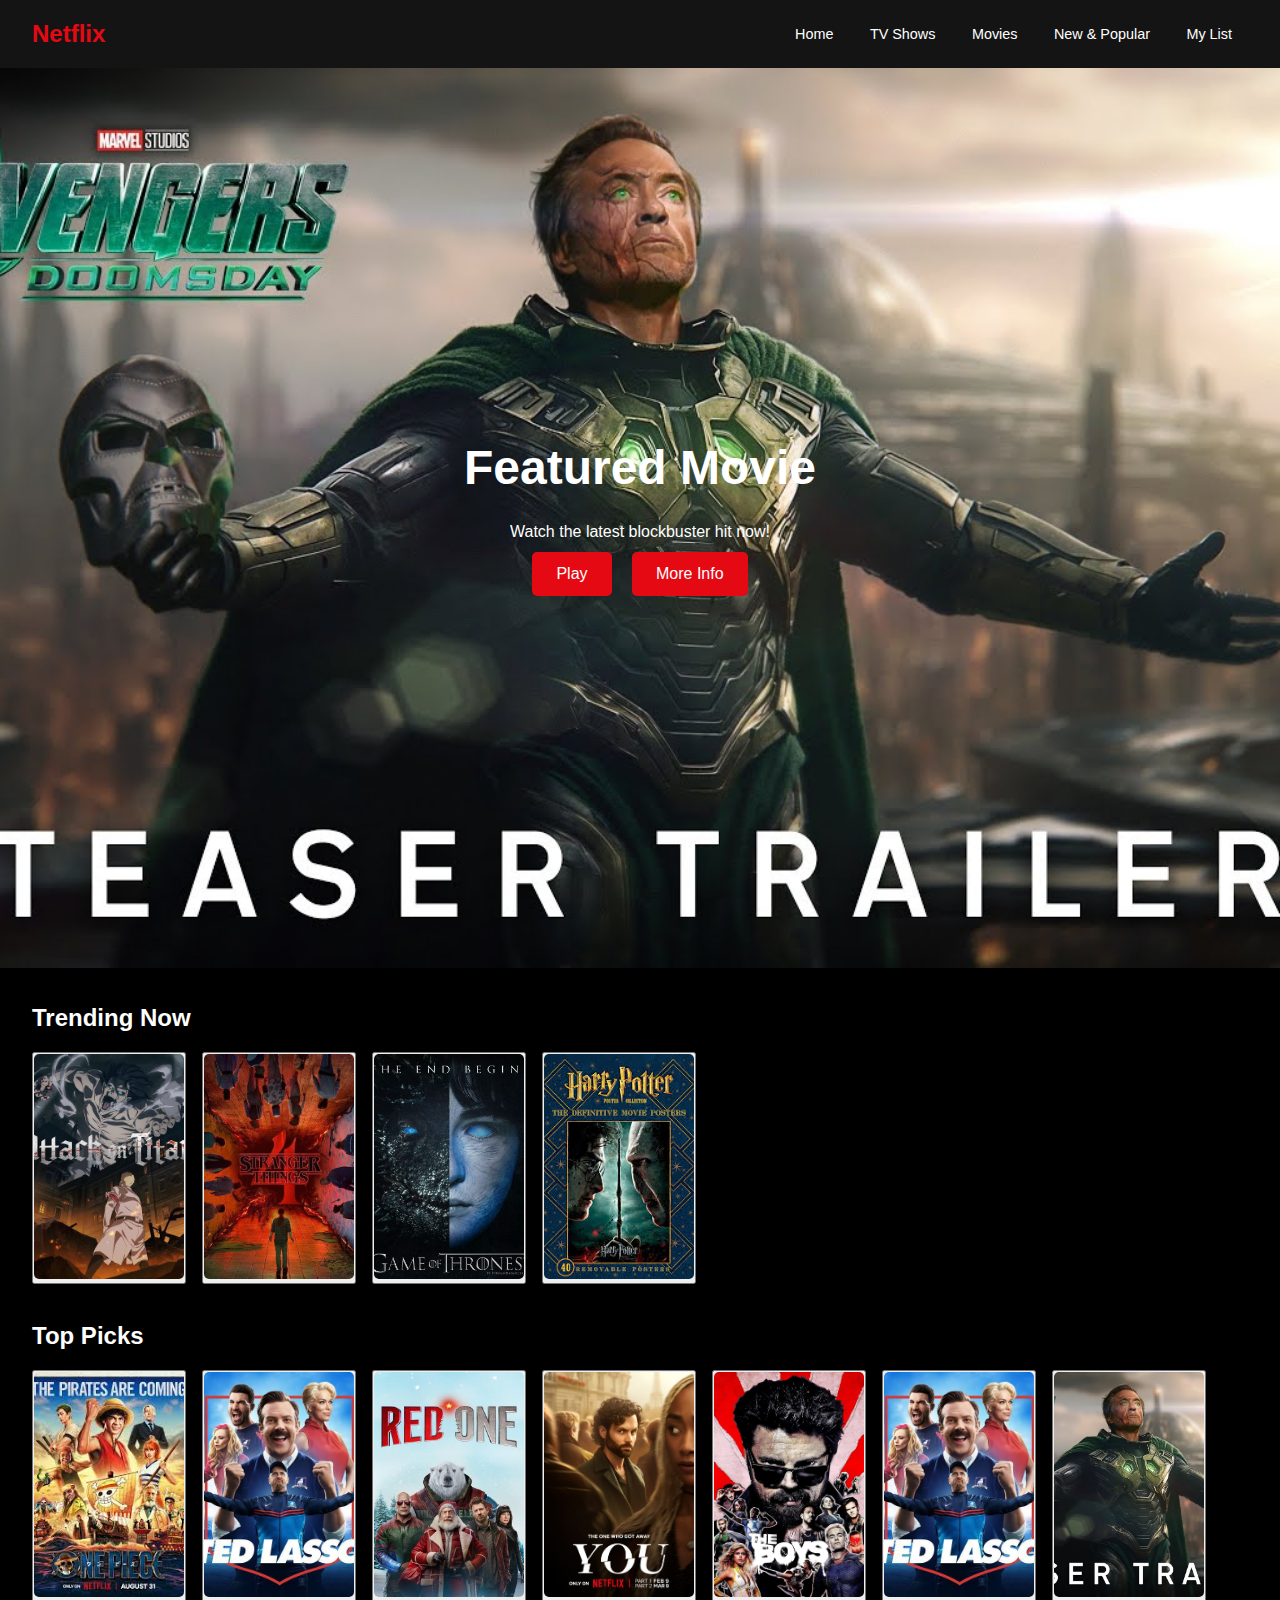
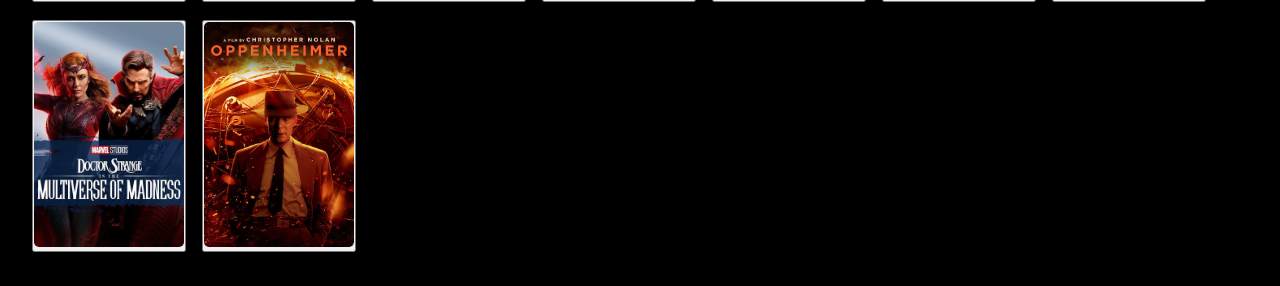
<file: index.html>
<!DOCTYPE html>
<html lang="en">
<head>
  <meta charset="UTF-8">
  <meta name="viewport" content="width=device-width, initial-scale=1.0">
  <title>Netflix Clone</title>
  <link rel="stylesheet" href="style.css">
</head>
<body>
  <!-- Navbar -->
  <nav class="navbar">
    <div class="logo">Netflix</div>
    <div class="menu">
      <a href="#">Home</a>
      <a href="#">TV Shows</a>
      <a href="#">Movies</a>
      <a href="#">New & Popular</a>
      <a href="#">My List</a>
    </div>
  </nav>

  <!-- Hero Section -->
  <section class="hero">
    <div class="hero-content">
      <h1>Featured Movie</h1>
      <p>Watch the latest blockbuster hit now!</p>
      <button class="btn">Play</button>
      <button class="btn">More Info</button>
    </div>
  </section>

  <!-- Movie Sections -->
  <section class="movies">
    <h2>Trending Now</h2>
    <div class="movie-row">
      <!-- Movie Posters as Buttons -->
      <form action="movie-details.html" method="get">
        <button type="submit" class="movie-button">
          <img src="/images.jpeg" alt="Movie Poster">
        </button>
      </form>
      <form action="movie-details.html" method="get">
        <button type="submit" class="movie-button">
          <img src="/stranger.jpeg" alt="Movie Poster">
        </button>
      </form>
      <form action="movie-details.html" method="get">
        <button type="submit" class="movie-button">
          <img src="/got.jpg" alt="Movie Poster">
        </button>
      </form>
      <form action="movie-details.html" method="get">
        <button type="submit" class="movie-button">
          <img src="harry.jpeg" alt="Movie Poster">
        </button>
      </form>
    </div>
  </section>

  <section class="movies">
    <h2>Top Picks</h2>
    <div class="movie-row">
      <form action="movie-details.html" method="get">
        <button type="submit" class="movie-button">
          <img src="onep.jpeg" alt="Movie Poster">
        </button>
      </form>
      <form action="movie-details.html" method="get">
        <button type="submit" class="movie-button">
          <img src="tes.jpeg" alt="Movie Poster">
        </button>
      </form>
      <form action="movie-details.html" method="get">
        <button type="submit" class="movie-button">
          <img src="redone.jpeg" alt="Movie Poster">
        </button>
      </form>
      <form action="movie-details.html" method="get">
        <button type="submit" class="movie-button">
          <img src="/3d7e260525e8e7497c6f5dbd1508b78b.jpeg" alt="Movie Poster">
        </button>
      </form>
      <form action="movie-details.html" method="get">
        <button type="submit" class="movie-button">
          <img src="/the boys.jpg" alt="Movie Poster">
        </button>
      </form>
      <form action="movie-details.html" method="get">
        <button type="submit" class="movie-button">
          <img src="/tes.jpeg" alt="Movie Poster">
        </button>
      </form>
      <form action="movie-details.html" method="get">
        <button type="submit" class="movie-button">
          <img src="/maxresdefault.jpg" alt="Movie Poster">
        </button>
      </form>
      <form action="movie-details.html" method="get">
        <button type="submit" class="movie-button">
          <img src="/images (2).jpeg" alt="Movie Poster">
        </button>
      </form>
      <form action="movie-details.html" method="get">
        <button type="submit" class="movie-button">
          <img src="/images (1).jpeg" alt="Movie Poster">
        </button>
      </form>
    </div>
  </section>

  <script src="script.js"></script>
</body>
</html>
</file>
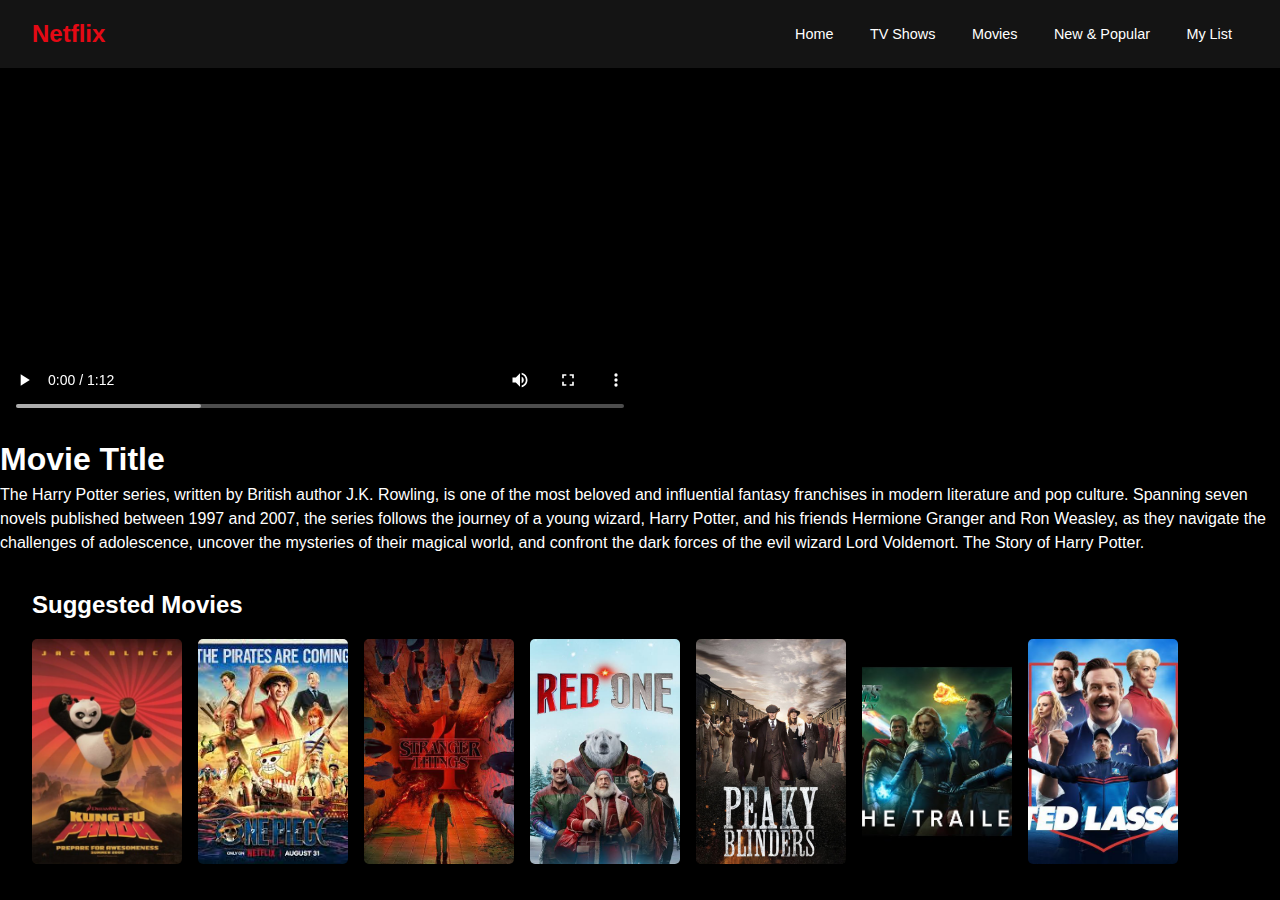
<file: movie-details.html>
<!DOCTYPE html>
<html lang="en">
<head>
  <meta charset="UTF-8">
  <meta name="viewport" content="width=device-width, initial-scale=1.0">
  <title>Movie Details</title>
  <link rel="stylesheet" href="style.css">
</head>
<body>
  <!-- Navbar -->
  <nav class="navbar">
    <div class="logo">Netflix</div>
    <div class="menu">
      <a href="#">Home</a>
      <a href="#">TV Shows</a>
      <a href="#">Movies</a>
      <a href="#">New & Popular</a>
      <a href="#">My List</a>
    </div>
  </nav>

  <!-- Movie Details Section -->
  <section class="movie-details">
    <div class="video-container">
      <video controls autoplay>
        <source src="/videoplayback.mp4" type="video/mp4">
        Your browser does not support the video tag.
      </video>
    </div>
    <div class="movie-description">
      <h1>Movie Title</h1>
      <p>The Harry Potter series, written by British author J.K. Rowling, is one of the most beloved and influential fantasy franchises in modern literature and pop culture. Spanning seven novels published between 1997 and 2007, the series follows the journey of a young wizard, Harry Potter, and his friends Hermione Granger and Ron Weasley, as they navigate the challenges of adolescence, uncover the mysteries of their magical world, and confront the dark forces of the evil wizard Lord Voldemort.

        The Story of Harry Potter.</p>
    </div>
  </section>

  <!-- Suggested Movies Section -->
  <section class="movies">
    <h2>Suggested Movies</h2>
    <div class="movie-row">
      <img src="/51qboNmFw3L._AC_UF894,1000_QL80_.jpg" alt="Suggested Movie Poster">
      <img src="/onep.jpeg" alt="Suggested Movie Poster">
      <img src="/stranger.jpeg" alt="Suggested Movie Poster">
      <img src="/redone.jpeg" alt="Suggested Movie Poster">
      <img src="/peaky.jpg" alt="fdsvs">
      <img src="/sddefault.jpg" alt="ffwe">
      <img src="/tes.jpeg" alt="safe">
    </div>
  </section>

  <script src="script.js"></script>
</body>
</html>
</file>
<file: style.css>
/* General Styles */
* {
  margin: 0;
  padding: 0;
  box-sizing: border-box;
}

body {
  font-family: Arial, sans-serif;
  background-color: #000;
  color: #fff;
  line-height: 1.5;
}

/* Navbar */
.navbar {
  display: flex;
  justify-content: space-between;
  align-items: center;
  padding: 1rem 2rem;
  background-color: #141414;
}

.navbar .logo {
  font-size: 1.5rem;
  font-weight: bold;
  color: #e50914;
}

.navbar .menu a {
  margin: 0 1rem;
  text-decoration: none;
  color: #fff;
  font-size: 0.9rem;
}

.navbar .menu a:hover {
  color: #e50914;
}

/* Hero Section */
.hero {
  position: relative;
  height: 100vh;
  background: url('/maxresdefault.jpg') no-repeat center center/cover;
  display: flex;
  align-items: center;
  justify-content: center;
  text-align: center;
}

.hero-content h1 {
  font-size: 3rem;
  margin-bottom: 1rem;
}

.hero-content .btn {
  margin: 0.5rem;
  padding: 0.8rem 1.5rem;
  background-color: #e50914;
  color: #fff;
  border: none;
  border-radius: 5px;
  cursor: pointer;
  font-size: 1rem;
}

.hero-content .btn:hover {
  background-color: #f40612;
}

/* Movies Section */
.movies {
  margin: 2rem;
}

.movies h2 {
  margin-bottom: 1rem;
  font-size: 1.5rem;
}

.movie-row {
  display: flex;
  gap: 1rem;
  flex-wrap: wrap; /* Makes rows responsive */
}

.movie-row img {
  width: 150px; /* Uniform width */
  height: 225px; /* Uniform height */
  border-radius: 5px;
  object-fit: cover; /* Ensures the image fills the box while maintaining aspect ratio */
  transition: transform 0.3s ease;
}

.movie-row img:hover {
  transform: scale(1.1);
}

/* Responsive Design */
@media (max-width: 768px) {
  .hero-content h1 {
    font-size: 2rem;
  }

  .movie-row img {
    width: 120px;
    height: 180px; /* Adjust height proportionally for smaller screens */
  }
}
</file>
